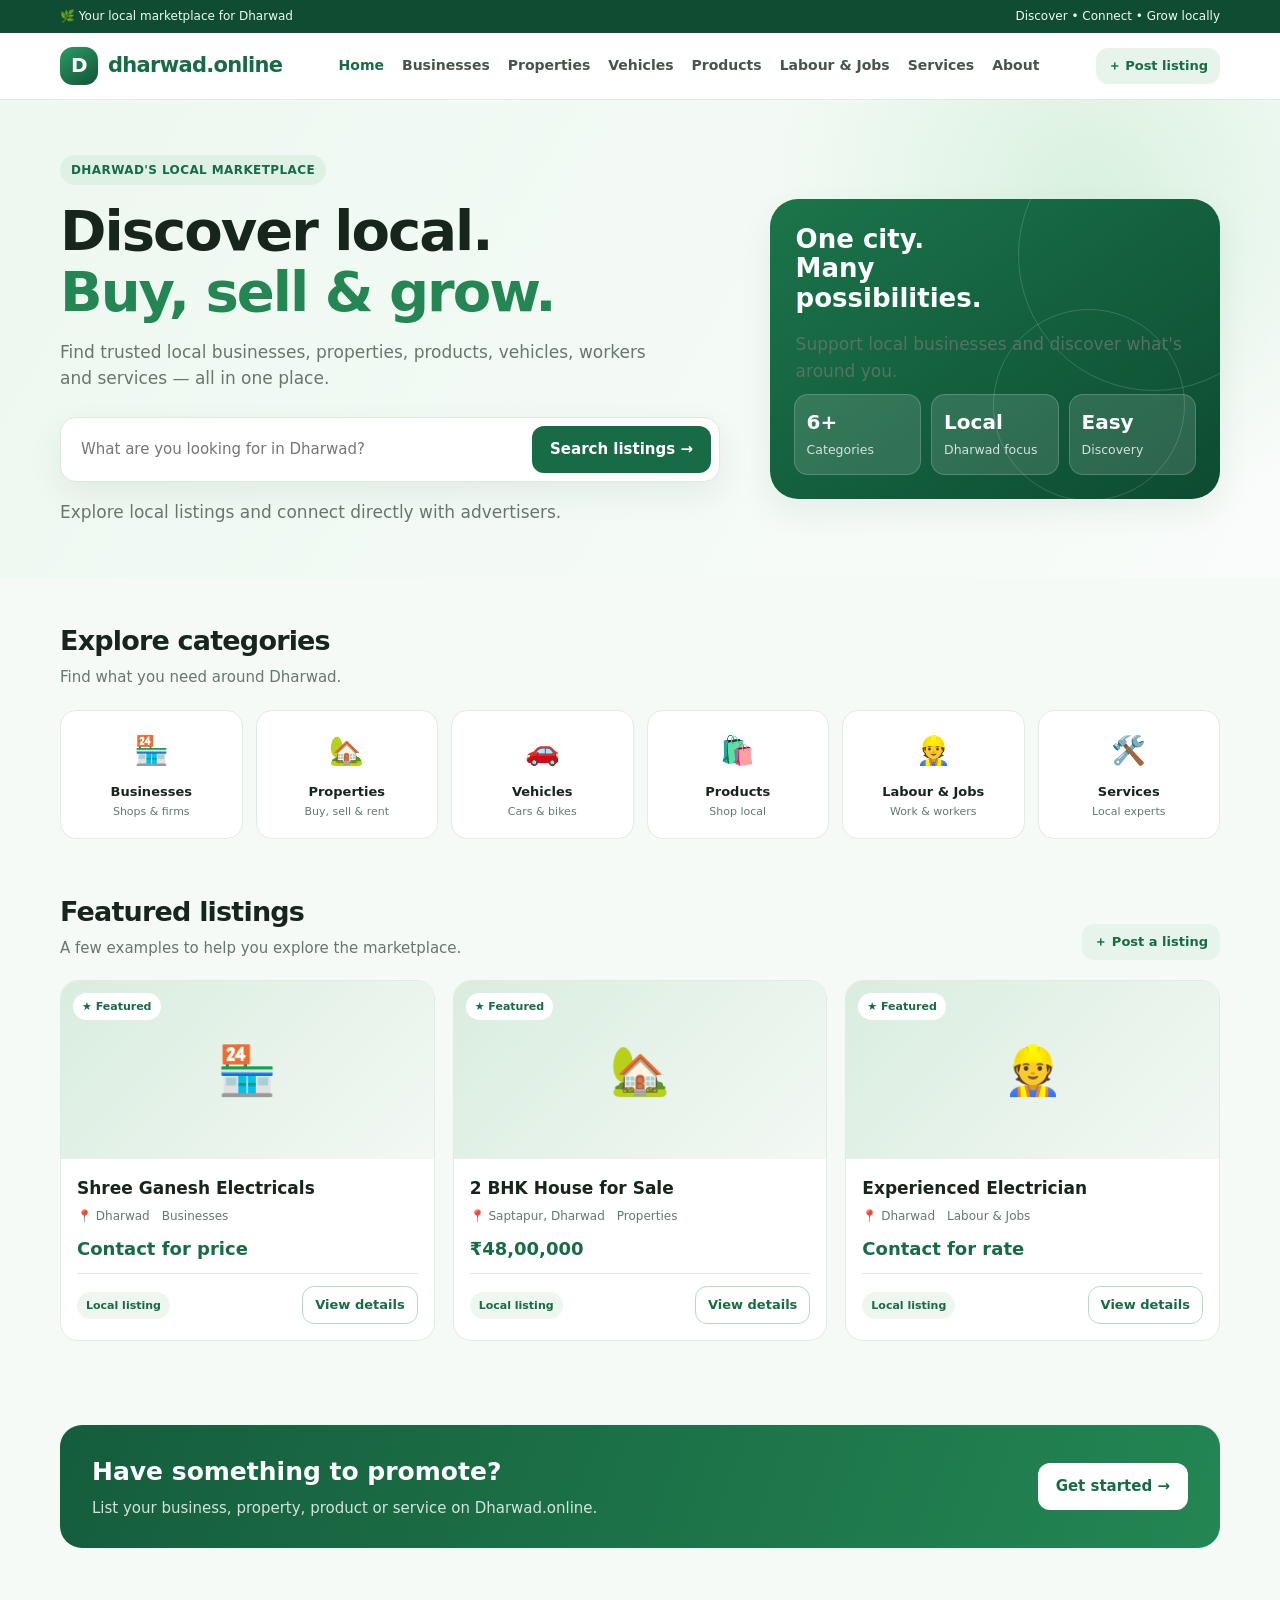
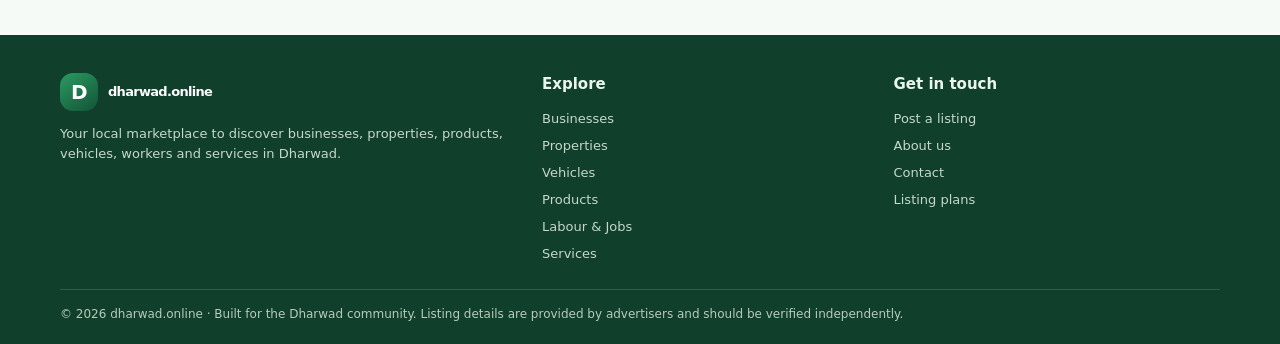
<file: dharwad_online_github_pages/index.html>
<!doctype html>
<html lang="en"><head><meta charset="utf-8"><meta name="viewport" content="width=device-width, initial-scale=1"><meta name="description" content="Discover local businesses, properties, products, vehicles, labour and services in Dharwad."><title>Local Marketplace | dharwad.online</title><link rel="stylesheet" href="css/style.css"></head>
<body data-page="home"><div id="siteHeader"></div>
<main><section class="hero"><div class="container hero-grid"><div><span class="eyebrow">Dharwad's local marketplace</span><h1>Discover local.<br><span>Buy, sell & grow.</span></h1><p>Find trusted local businesses, properties, products, vehicles, workers and services — all in one place.</p><div class="searchbox"><input id="homeSearch" type="search" placeholder="What are you looking for in Dharwad?"><button id="homeSearchBtn">Search listings →</button></div><p class="hint">Explore local listings and connect directly with advertisers.</p></div><div class="hero-art"><div class="art-title">One city.<br>Many possibilities.</div><p class="art-sub">Support local businesses and discover what's around you.</p><div class="art-stats"><div class="stat"><strong>6+</strong><small>Categories</small></div><div class="stat"><strong>Local</strong><small>Dharwad focus</small></div><div class="stat"><strong>Easy</strong><small>Discovery</small></div></div></div></div></section>
<section class="section"><div class="container"><div class="section-head"><div><h2>Explore categories</h2><p>Find what you need around Dharwad.</p></div></div><div class="category-grid"><a class="category" href="businesses.html"><span class="emoji">🏪</span><strong>Businesses</strong><small>Shops & firms</small></a><a class="category" href="properties.html"><span class="emoji">🏡</span><strong>Properties</strong><small>Buy, sell & rent</small></a><a class="category" href="vehicles.html"><span class="emoji">🚗</span><strong>Vehicles</strong><small>Cars & bikes</small></a><a class="category" href="products.html"><span class="emoji">🛍️</span><strong>Products</strong><small>Shop local</small></a><a class="category" href="labour.html"><span class="emoji">👷</span><strong>Labour & Jobs</strong><small>Work & workers</small></a><a class="category" href="services.html"><span class="emoji">🛠️</span><strong>Services</strong><small>Local experts</small></a></div></div></section>
<section class="section" style="padding-top:10px"><div class="container"><div class="section-head"><div><h2>Featured listings</h2><p>A few examples to help you explore the marketplace.</p></div><a class="btn light small" href="post-listing.html">＋ Post a listing</a></div><div class="cards" id="featuredListings"></div></div></section>
<section class="section"><div class="container"><div class="banner"><div><h2>Have something to promote?</h2><p>List your business, property, product or service on Dharwad.online.</p></div><a class="btn" href="post-listing.html">Get started →</a></div></div></section></main><div id="siteFooter"></div><script src="js/app.js"></script></body></html>
</file>
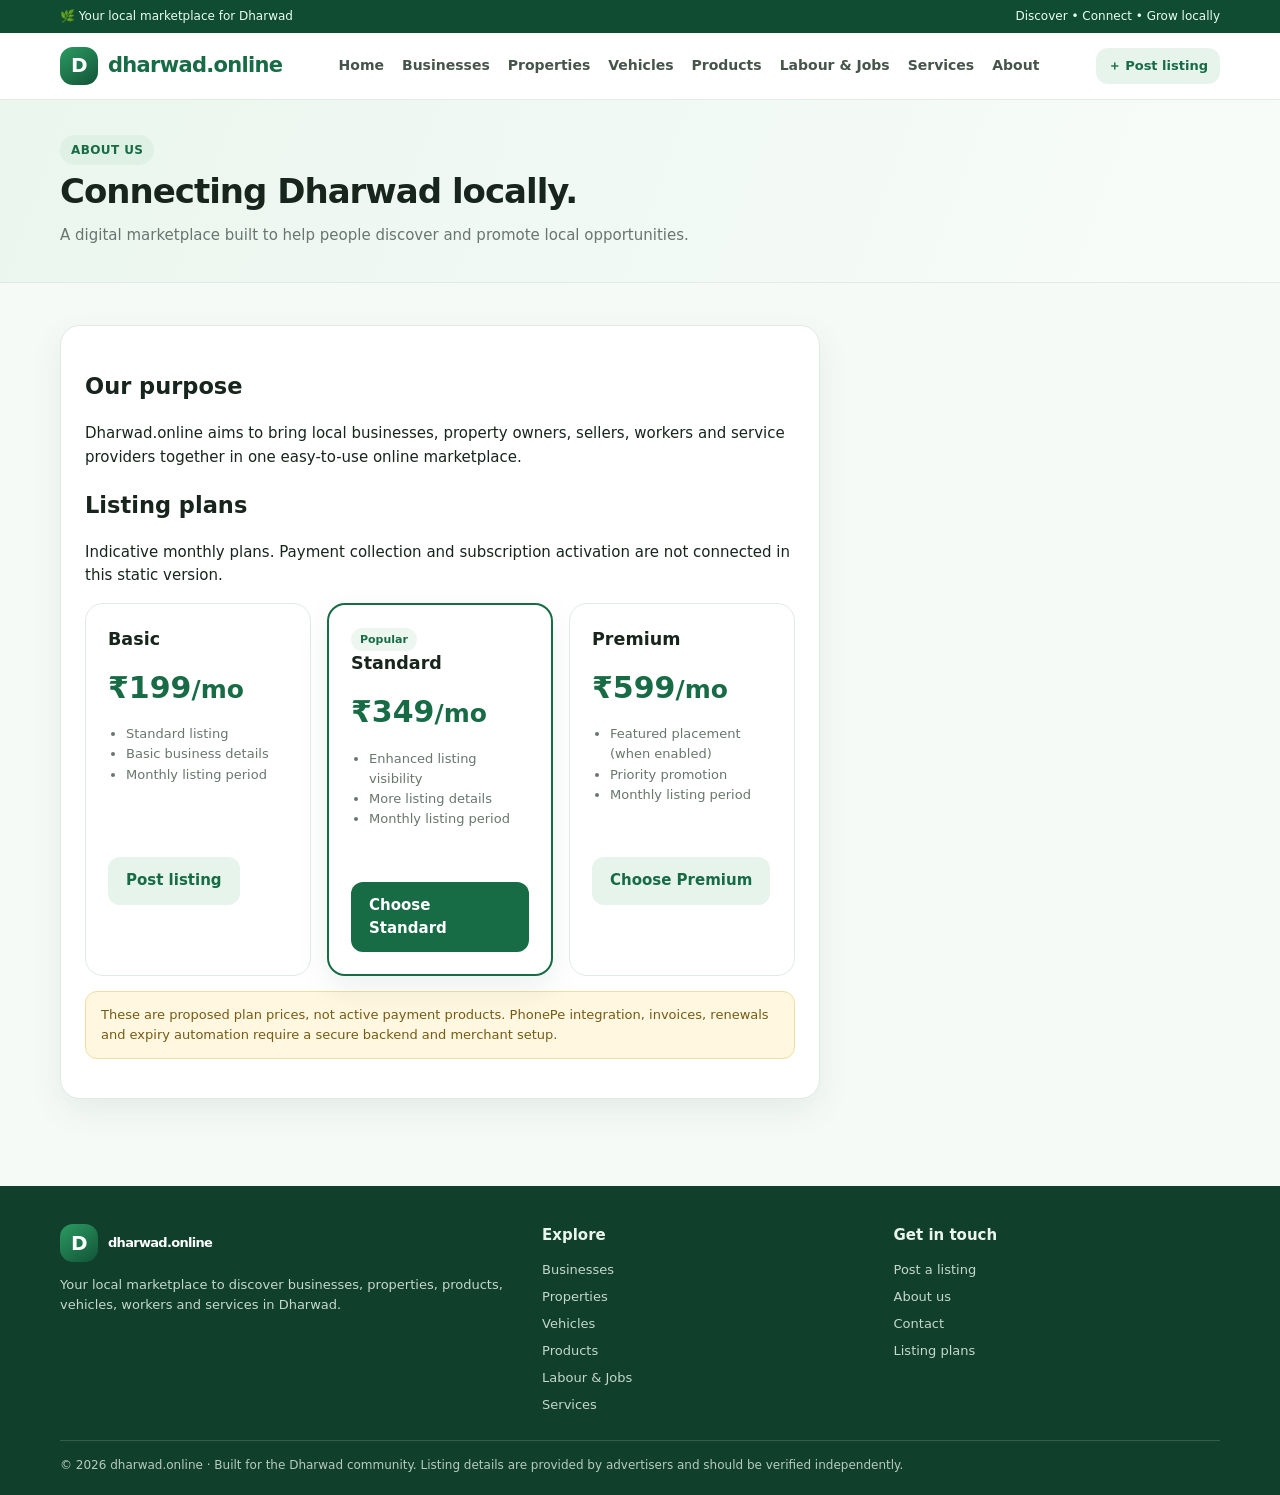
<file: dharwad_online_github_pages/about.html>
<!doctype html>
<html lang="en"><head><meta charset="utf-8"><meta name="viewport" content="width=device-width, initial-scale=1"><meta name="description" content="Discover local businesses, properties, products, vehicles, labour and services in Dharwad."><title>About Dharwad.online | dharwad.online</title><link rel="stylesheet" href="css/style.css"></head>
<body data-page="about"><div id="siteHeader"></div>
<main><section class="page-hero"><div class="container"><span class="eyebrow">About us</span><h1>Connecting Dharwad locally.</h1><p>A digital marketplace built to help people discover and promote local opportunities.</p></div></section><section class="section"><div class="container"><div class="form-card"><h2>Our purpose</h2><p>Dharwad.online aims to bring local businesses, property owners, sellers, workers and service providers together in one easy-to-use online marketplace.</p><h2>Listing plans</h2><p>Indicative monthly plans. Payment collection and subscription activation are not connected in this static version.</p><div class="pricing" id="plans"><div class="plan"><h3>Basic</h3><div class="amount">₹199<small>/mo</small></div><ul><li>Standard listing</li><li>Basic business details</li><li>Monthly listing period</li></ul><a class="btn light" href="post-listing.html">Post listing</a></div><div class="plan featured"><span class="pill">Popular</span><h3>Standard</h3><div class="amount">₹349<small>/mo</small></div><ul><li>Enhanced listing visibility</li><li>More listing details</li><li>Monthly listing period</li></ul><a class="btn" href="post-listing.html">Choose Standard</a></div><div class="plan"><h3>Premium</h3><div class="amount">₹599<small>/mo</small></div><ul><li>Featured placement (when enabled)</li><li>Priority promotion</li><li>Monthly listing period</li></ul><a class="btn light" href="post-listing.html">Choose Premium</a></div></div><div class="notice">These are proposed plan prices, not active payment products. PhonePe integration, invoices, renewals and expiry automation require a secure backend and merchant setup.</div></div></div></section></main><div id="siteFooter"></div><script src="js/app.js"></script></body></html>
</file>
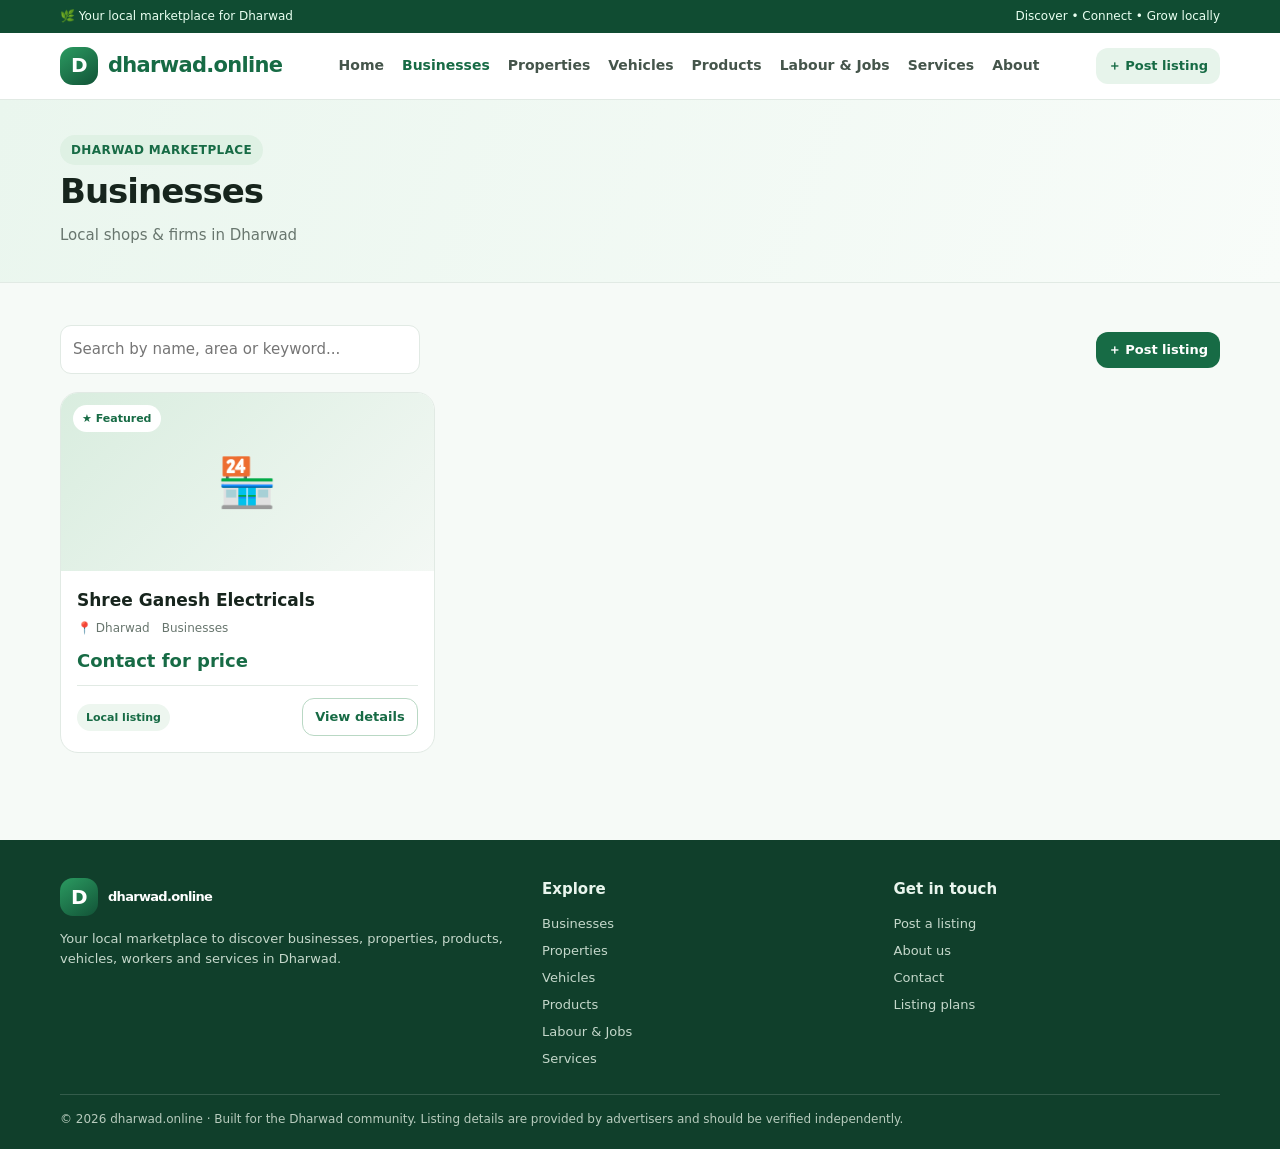
<file: dharwad_online_github_pages/businesses.html>
<!doctype html>
<html lang="en"><head><meta charset="utf-8"><meta name="viewport" content="width=device-width, initial-scale=1"><meta name="description" content="Discover local businesses, properties, products, vehicles, labour and services in Dharwad."><title>Businesses in Dharwad | dharwad.online</title><link rel="stylesheet" href="css/style.css"></head>
<body data-page="businesses"><div id="siteHeader"></div><main><section class="page-hero"><div class="container"><span class="eyebrow">Dharwad marketplace</span><h1 id="categoryTitle">Businesses in Dharwad</h1><p id="categoryDesc">Discover shops, companies, local stores and professionals.</p></div></section><section class="section"><div class="container"><div class="toolbar"><input class="search-inline" id="categorySearch" type="search" placeholder="Search by name, area or keyword..."><a class="btn small" href="post-listing.html">＋ Post listing</a></div><div class="cards" id="categoryListings"></div></div></section></main><div id="siteFooter"></div><script src="js/app.js"></script></body></html>
</file>
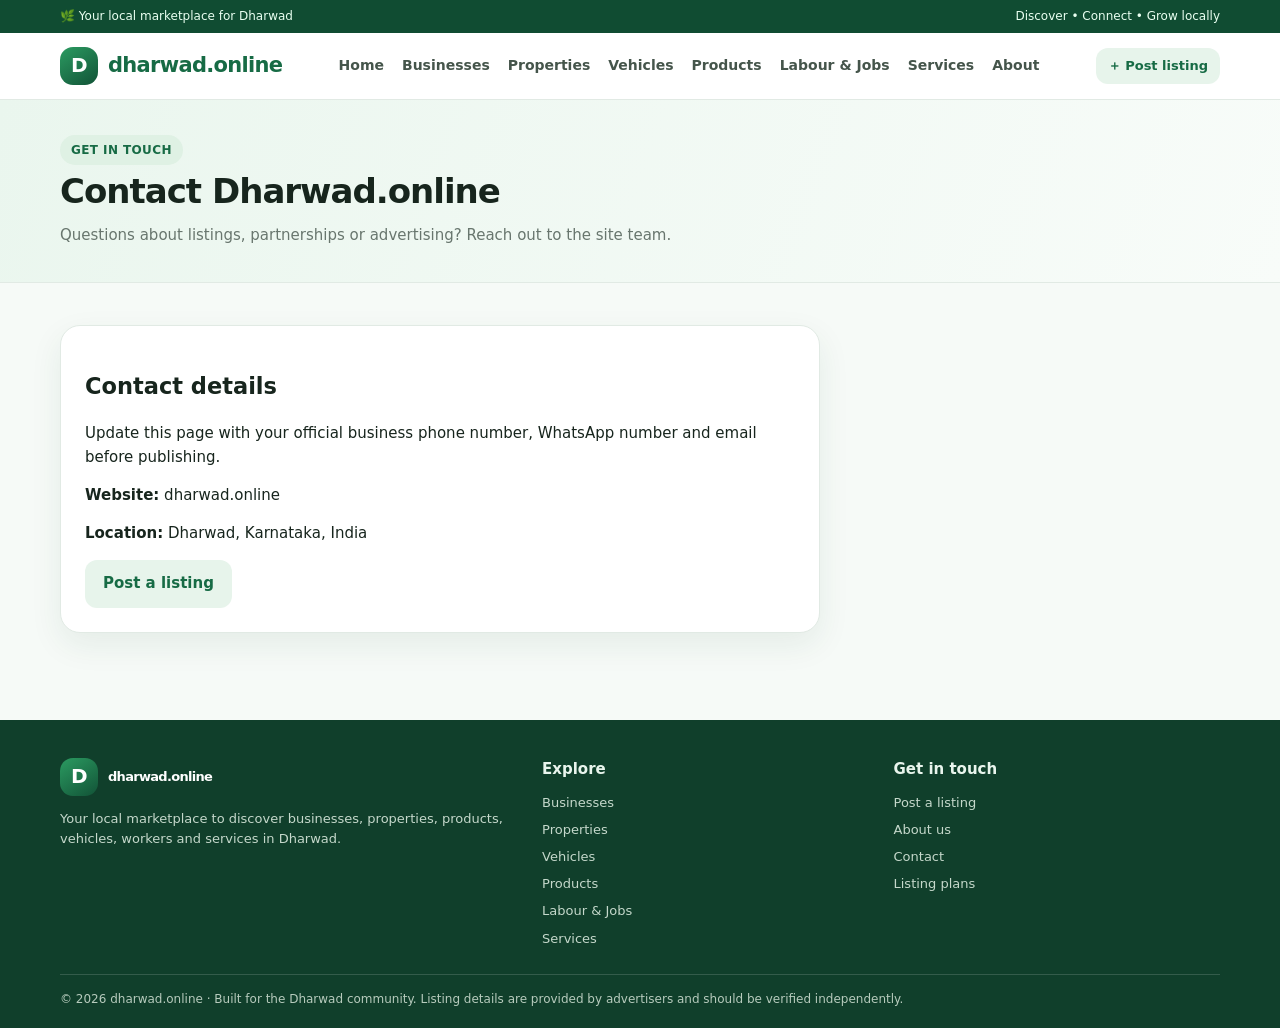
<file: dharwad_online_github_pages/contact.html>
<!doctype html>
<html lang="en"><head><meta charset="utf-8"><meta name="viewport" content="width=device-width, initial-scale=1"><meta name="description" content="Discover local businesses, properties, products, vehicles, labour and services in Dharwad."><title>Contact | dharwad.online</title><link rel="stylesheet" href="css/style.css"></head>
<body data-page="contact"><div id="siteHeader"></div>
<main><section class="page-hero"><div class="container"><span class="eyebrow">Get in touch</span><h1>Contact Dharwad.online</h1><p>Questions about listings, partnerships or advertising? Reach out to the site team.</p></div></section><section class="section"><div class="container"><div class="form-card"><h2>Contact details</h2><p>Update this page with your official business phone number, WhatsApp number and email before publishing.</p><p><strong>Website:</strong> dharwad.online</p><p><strong>Location:</strong> Dharwad, Karnataka, India</p><a class="btn light" href="post-listing.html">Post a listing</a></div></div></section></main><div id="siteFooter"></div><script src="js/app.js"></script></body></html>
</file>
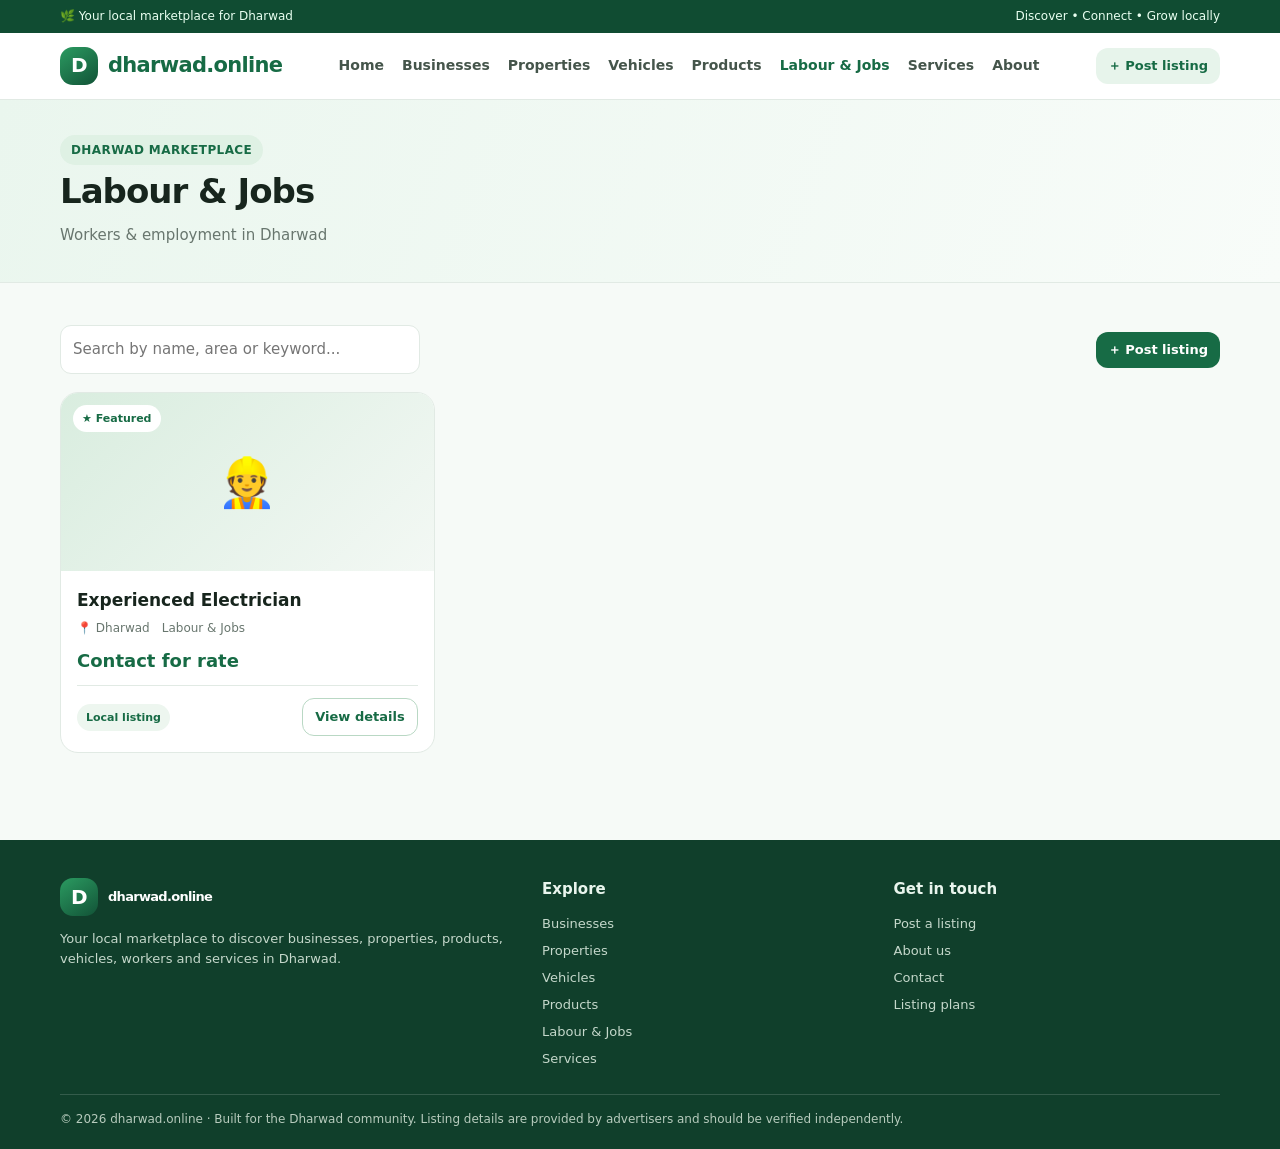
<file: dharwad_online_github_pages/labour.html>
<!doctype html>
<html lang="en"><head><meta charset="utf-8"><meta name="viewport" content="width=device-width, initial-scale=1"><meta name="description" content="Discover local businesses, properties, products, vehicles, labour and services in Dharwad."><title>Labour & Jobs in Dharwad | dharwad.online</title><link rel="stylesheet" href="css/style.css"></head>
<body data-page="labour"><div id="siteHeader"></div><main><section class="page-hero"><div class="container"><span class="eyebrow">Dharwad marketplace</span><h1 id="categoryTitle">Labour & Jobs in Dharwad</h1><p id="categoryDesc">Find skilled workers, daily-wage labour and job opportunities.</p></div></section><section class="section"><div class="container"><div class="toolbar"><input class="search-inline" id="categorySearch" type="search" placeholder="Search by name, area or keyword..."><a class="btn small" href="post-listing.html">＋ Post listing</a></div><div class="cards" id="categoryListings"></div></div></section></main><div id="siteFooter"></div><script src="js/app.js"></script></body></html>
</file>
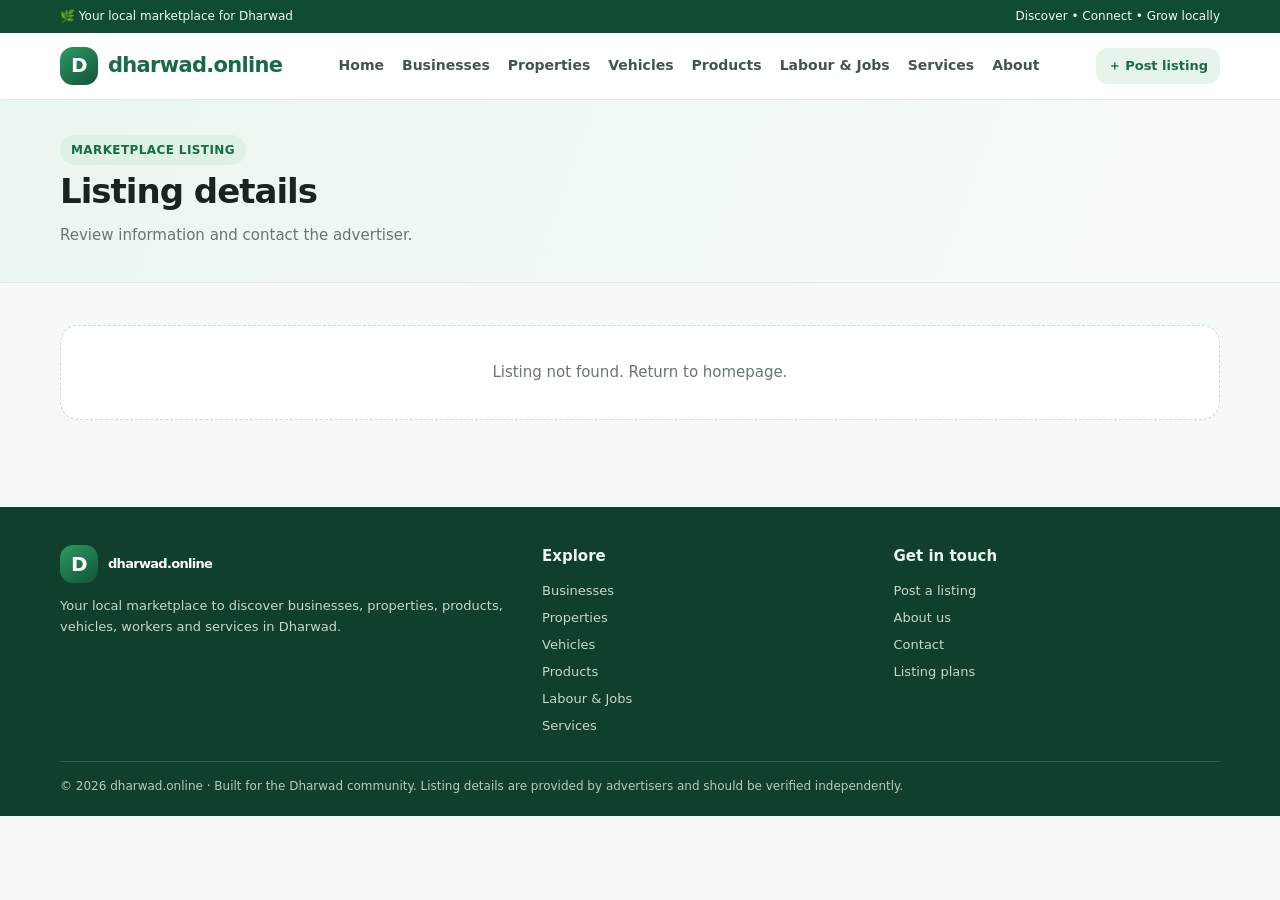
<file: dharwad_online_github_pages/listing.html>
<!doctype html>
<html lang="en"><head><meta charset="utf-8"><meta name="viewport" content="width=device-width, initial-scale=1"><meta name="description" content="Discover local businesses, properties, products, vehicles, labour and services in Dharwad."><title>Listing Details | dharwad.online</title><link rel="stylesheet" href="css/style.css"></head>
<body data-page="listing"><div id="siteHeader"></div><main><section class="page-hero"><div class="container"><span class="eyebrow">Marketplace listing</span><h1>Listing details</h1><p>Review information and contact the advertiser.</p></div></section><section class="section"><div class="container" id="listingDetail"></div></section></main><div id="siteFooter"></div><script src="js/app.js"></script></body></html>
</file>
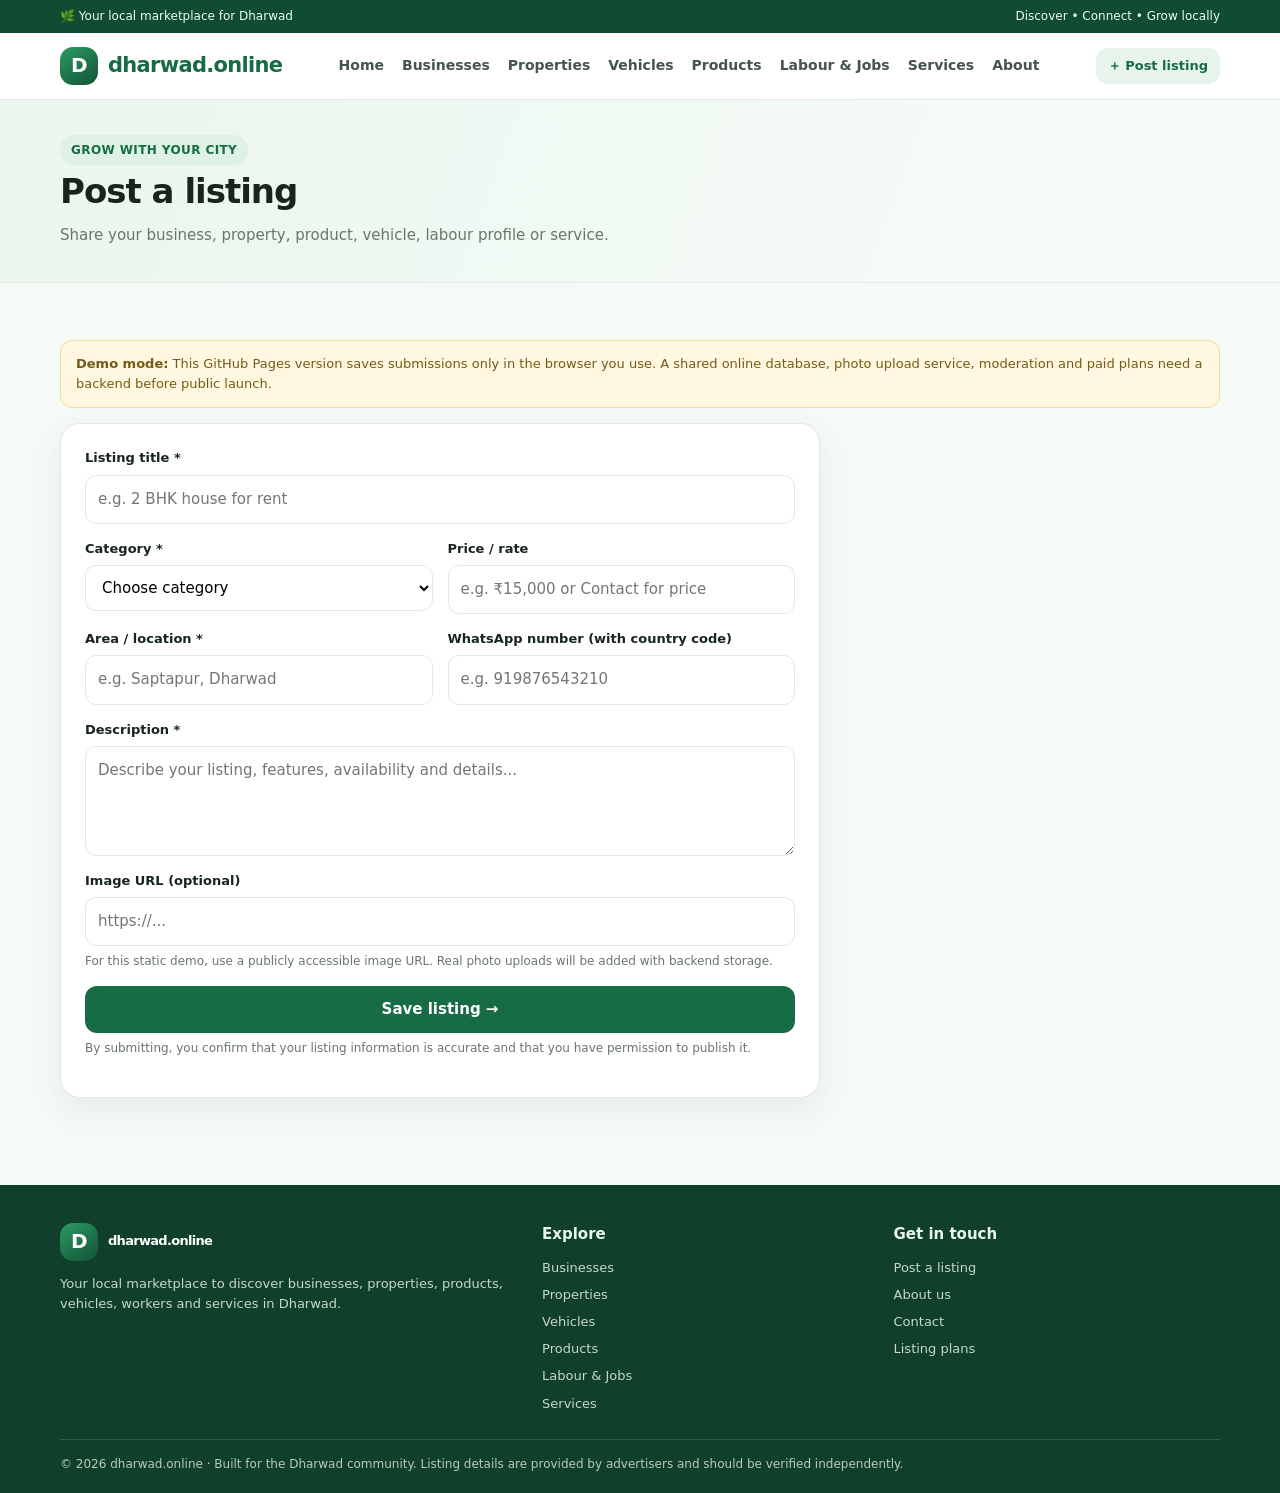
<file: dharwad_online_github_pages/post-listing.html>
<!doctype html>
<html lang="en"><head><meta charset="utf-8"><meta name="viewport" content="width=device-width, initial-scale=1"><meta name="description" content="Discover local businesses, properties, products, vehicles, labour and services in Dharwad."><title>Post a Listing | dharwad.online</title><link rel="stylesheet" href="css/style.css"></head>
<body data-page="post"><div id="siteHeader"></div>
<main><section class="page-hero"><div class="container"><span class="eyebrow">Grow with your city</span><h1>Post a listing</h1><p>Share your business, property, product, vehicle, labour profile or service.</p></div></section><section class="section"><div class="container"><div class="notice"><strong>Demo mode:</strong> This GitHub Pages version saves submissions only in the browser you use. A shared online database, photo upload service, moderation and paid plans need a backend before public launch.</div><form class="form-card" id="listingForm"><div class="form-grid"><div class="field full"><label for="title">Listing title *</label><input id="title" name="title" required maxlength="90" placeholder="e.g. 2 BHK house for rent"></div><div class="field"><label for="category">Category *</label><select id="category" name="category" required><option value="">Choose category</option><option value="businesses">Business</option><option value="properties">Property</option><option value="vehicles">Vehicle</option><option value="products">Product</option><option value="labour">Labour / Job</option><option value="services">Service</option></select></div><div class="field"><label for="price">Price / rate</label><input id="price" name="price" placeholder="e.g. ₹15,000 or Contact for price"></div><div class="field"><label for="location">Area / location *</label><input id="location" name="location" required placeholder="e.g. Saptapur, Dharwad"></div><div class="field"><label for="phone">WhatsApp number (with country code)</label><input id="phone" name="phone" inputmode="tel" placeholder="e.g. 919876543210"></div><div class="field full"><label for="description">Description *</label><textarea id="description" name="description" required maxlength="1200" placeholder="Describe your listing, features, availability and details..."></textarea></div><div class="field full"><label for="image">Image URL (optional)</label><input id="image" name="image" type="url" placeholder="https://..."><span class="hint">For this static demo, use a publicly accessible image URL. Real photo uploads will be added with backend storage.</span></div><div class="field full"><button type="submit">Save listing →</button><span class="hint">By submitting, you confirm that your listing information is accurate and that you have permission to publish it.</span></div></div><div id="formMessage" style="margin-top:15px"></div></form></div></section></main><div id="siteFooter"></div><script src="js/app.js"></script></body></html>
</file>
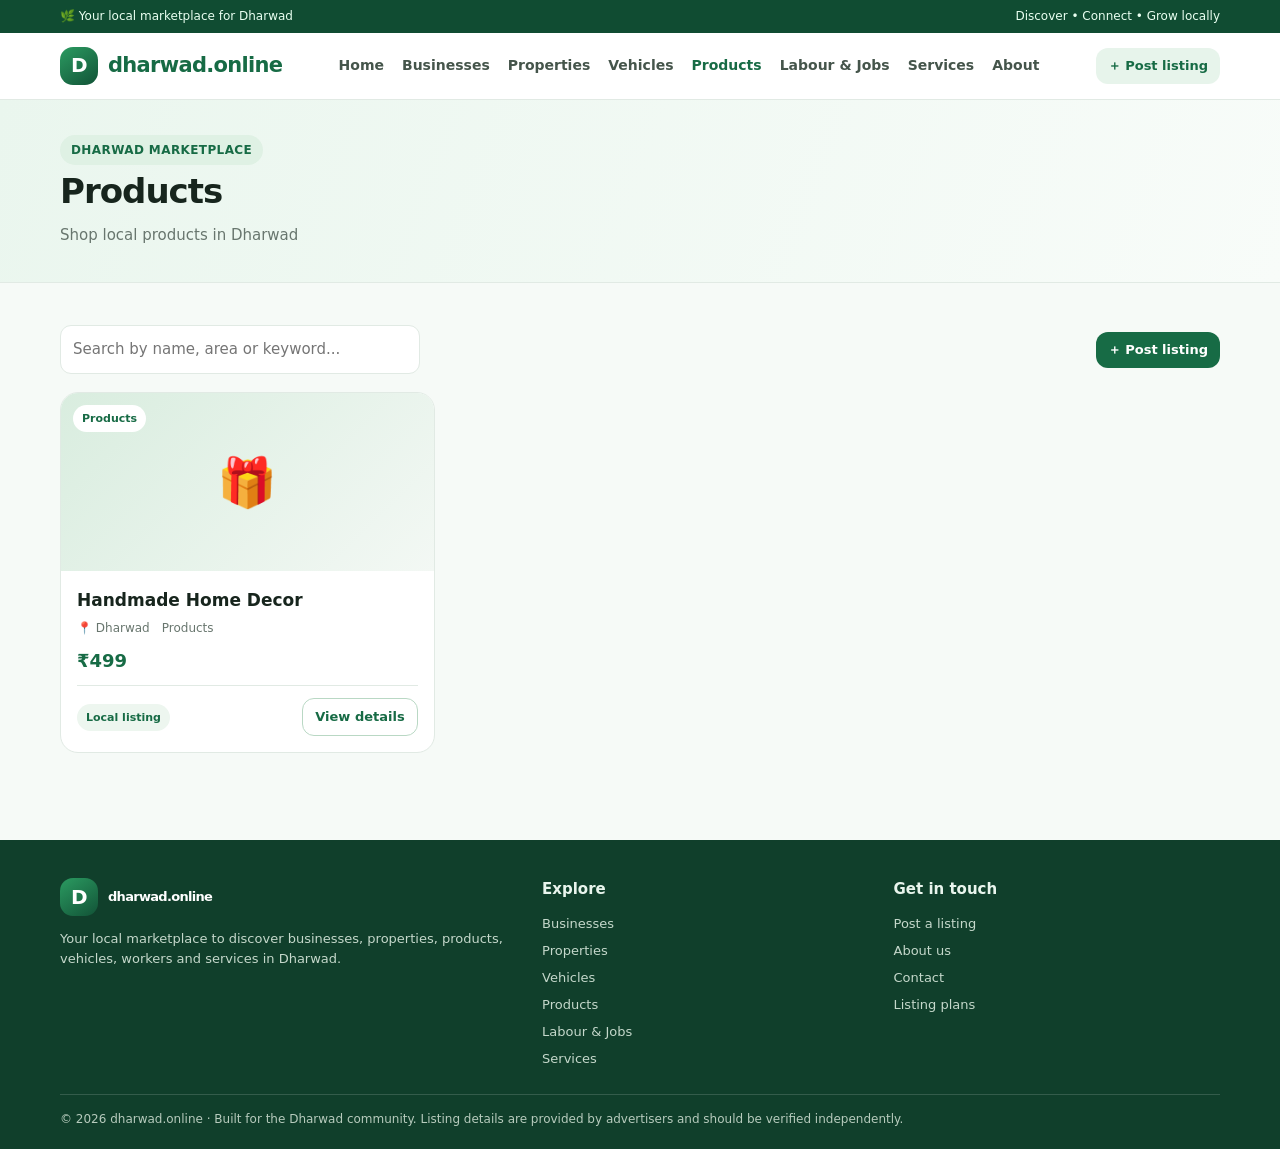
<file: dharwad_online_github_pages/products.html>
<!doctype html>
<html lang="en"><head><meta charset="utf-8"><meta name="viewport" content="width=device-width, initial-scale=1"><meta name="description" content="Discover local businesses, properties, products, vehicles, labour and services in Dharwad."><title>Products in Dharwad | dharwad.online</title><link rel="stylesheet" href="css/style.css"></head>
<body data-page="products"><div id="siteHeader"></div><main><section class="page-hero"><div class="container"><span class="eyebrow">Dharwad marketplace</span><h1 id="categoryTitle">Products in Dharwad</h1><p id="categoryDesc">Discover products offered by local sellers.</p></div></section><section class="section"><div class="container"><div class="toolbar"><input class="search-inline" id="categorySearch" type="search" placeholder="Search by name, area or keyword..."><a class="btn small" href="post-listing.html">＋ Post listing</a></div><div class="cards" id="categoryListings"></div></div></section></main><div id="siteFooter"></div><script src="js/app.js"></script></body></html>
</file>
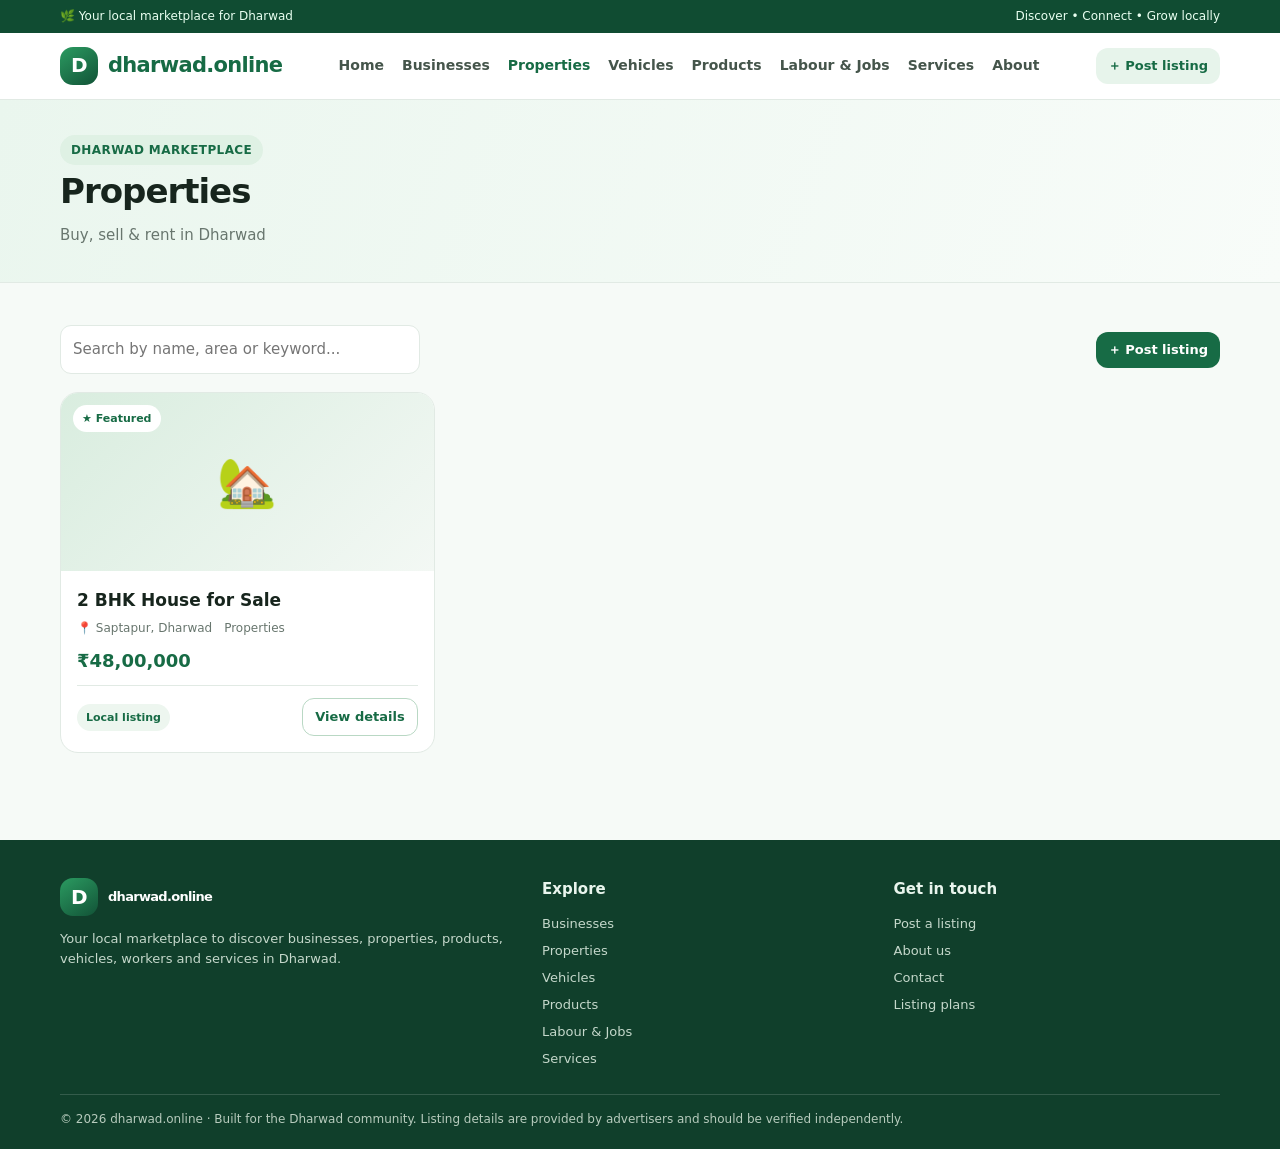
<file: dharwad_online_github_pages/properties.html>
<!doctype html>
<html lang="en"><head><meta charset="utf-8"><meta name="viewport" content="width=device-width, initial-scale=1"><meta name="description" content="Discover local businesses, properties, products, vehicles, labour and services in Dharwad."><title>Properties in Dharwad | dharwad.online</title><link rel="stylesheet" href="css/style.css"></head>
<body data-page="properties"><div id="siteHeader"></div><main><section class="page-hero"><div class="container"><span class="eyebrow">Dharwad marketplace</span><h1 id="categoryTitle">Properties in Dharwad</h1><p id="categoryDesc">Explore houses, plots, rentals and commercial spaces.</p></div></section><section class="section"><div class="container"><div class="toolbar"><input class="search-inline" id="categorySearch" type="search" placeholder="Search by name, area or keyword..."><a class="btn small" href="post-listing.html">＋ Post listing</a></div><div class="cards" id="categoryListings"></div></div></section></main><div id="siteFooter"></div><script src="js/app.js"></script></body></html>
</file>
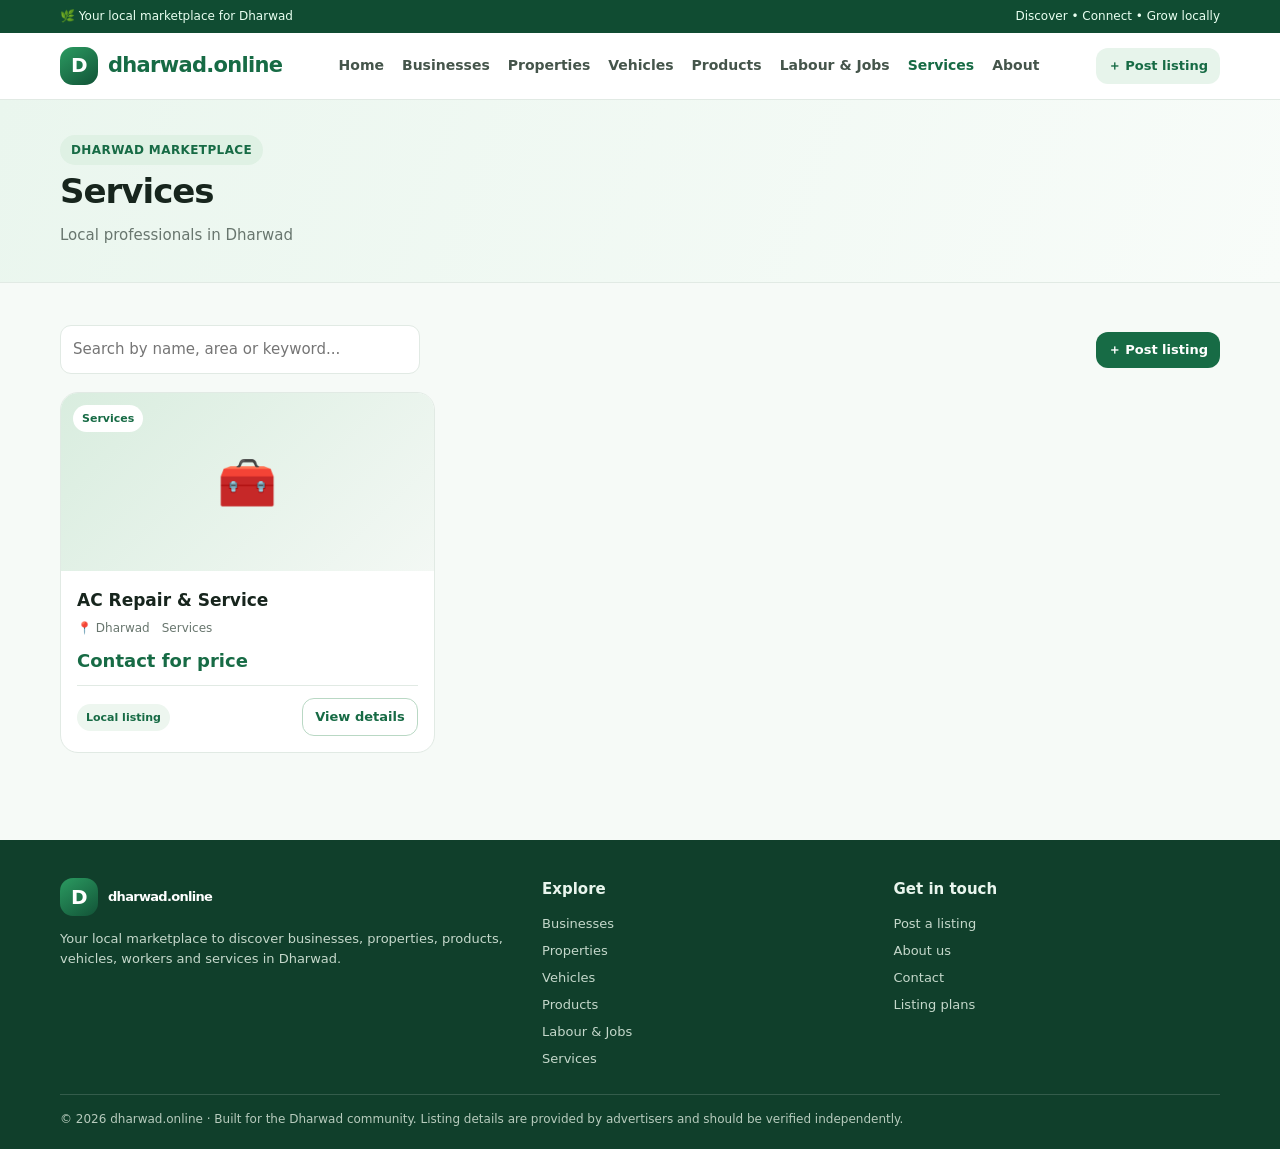
<file: dharwad_online_github_pages/services.html>
<!doctype html>
<html lang="en"><head><meta charset="utf-8"><meta name="viewport" content="width=device-width, initial-scale=1"><meta name="description" content="Discover local businesses, properties, products, vehicles, labour and services in Dharwad."><title>Services in Dharwad | dharwad.online</title><link rel="stylesheet" href="css/style.css"></head>
<body data-page="services"><div id="siteHeader"></div><main><section class="page-hero"><div class="container"><span class="eyebrow">Dharwad marketplace</span><h1 id="categoryTitle">Services in Dharwad</h1><p id="categoryDesc">Connect with local repair, home and professional services.</p></div></section><section class="section"><div class="container"><div class="toolbar"><input class="search-inline" id="categorySearch" type="search" placeholder="Search by name, area or keyword..."><a class="btn small" href="post-listing.html">＋ Post listing</a></div><div class="cards" id="categoryListings"></div></div></section></main><div id="siteFooter"></div><script src="js/app.js"></script></body></html>
</file>
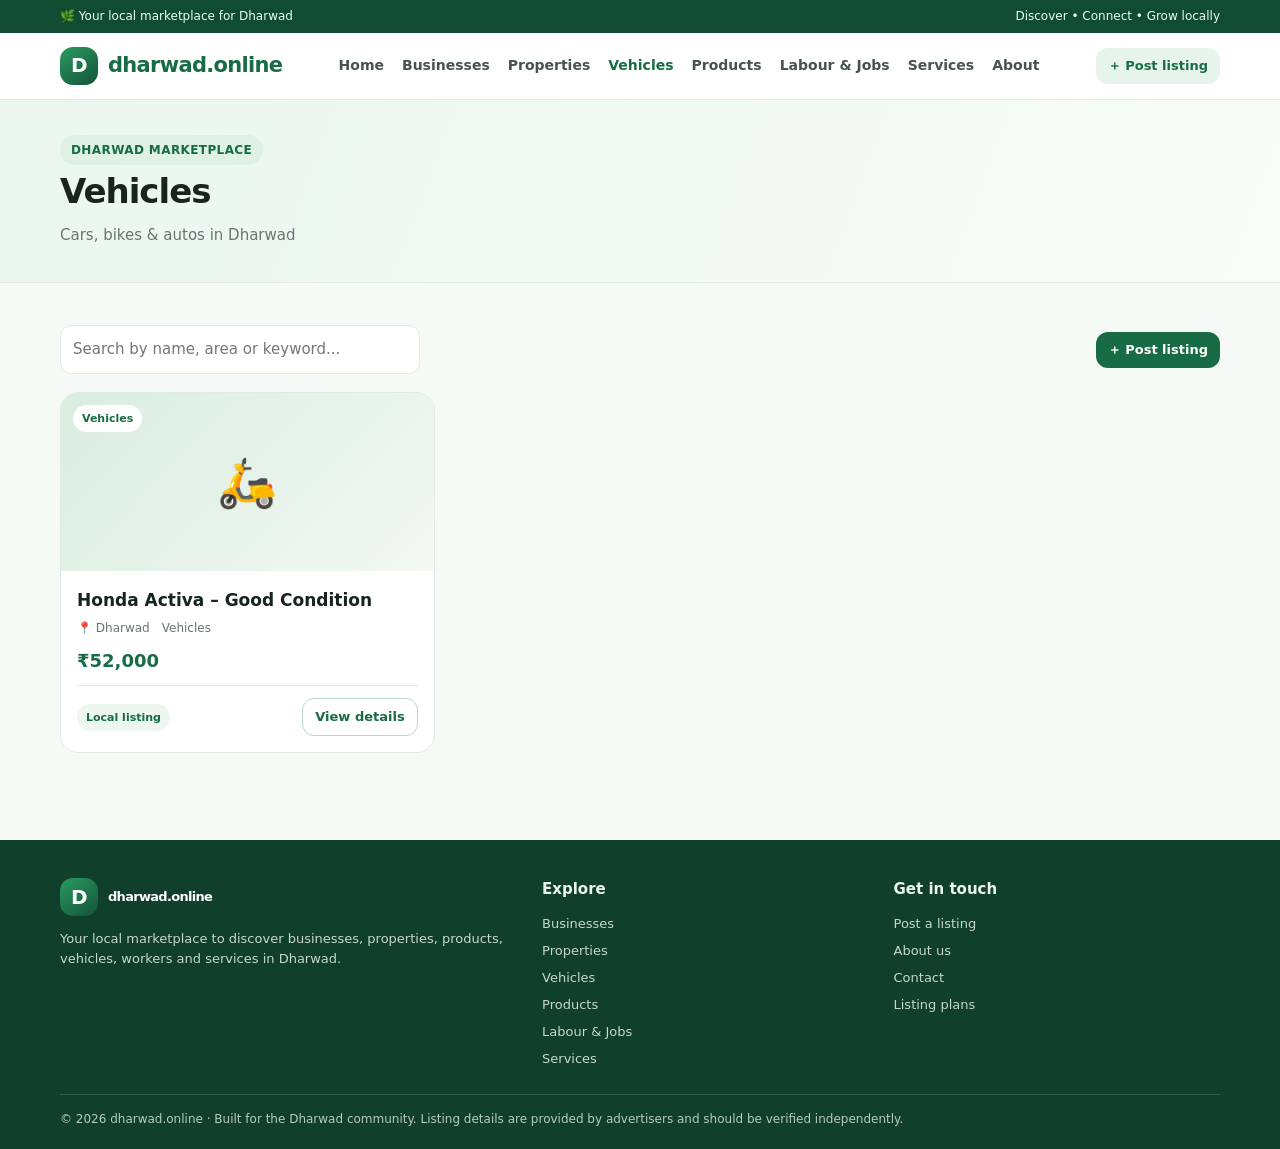
<file: dharwad_online_github_pages/vehicles.html>
<!doctype html>
<html lang="en"><head><meta charset="utf-8"><meta name="viewport" content="width=device-width, initial-scale=1"><meta name="description" content="Discover local businesses, properties, products, vehicles, labour and services in Dharwad."><title>Vehicles in Dharwad | dharwad.online</title><link rel="stylesheet" href="css/style.css"></head>
<body data-page="vehicles"><div id="siteHeader"></div><main><section class="page-hero"><div class="container"><span class="eyebrow">Dharwad marketplace</span><h1 id="categoryTitle">Vehicles in Dharwad</h1><p id="categoryDesc">Find cars, bikes, scooters, auto-rickshaws and more.</p></div></section><section class="section"><div class="container"><div class="toolbar"><input class="search-inline" id="categorySearch" type="search" placeholder="Search by name, area or keyword..."><a class="btn small" href="post-listing.html">＋ Post listing</a></div><div class="cards" id="categoryListings"></div></div></section></main><div id="siteFooter"></div><script src="js/app.js"></script></body></html>
</file>
<file: dharwad_online_github_pages/css/style.css>
:root{--green:#176b45;--green2:#238653;--mint:#eaf6ef;--lime:#d9f2df;--ink:#17251d;--muted:#68766e;--line:#e1eae4;--paper:#fff;--bg:#f6faf7;--shadow:0 12px 32px rgba(24,75,48,.08);--radius:18px}
*{box-sizing:border-box}html{scroll-behavior:smooth}body{margin:0;background:var(--bg);color:var(--ink);font:15px/1.55 Inter,ui-sans-serif,system-ui,-apple-system,"Segoe UI",sans-serif}a{color:inherit;text-decoration:none}button,input,select,textarea{font:inherit}button,.btn{border:0;border-radius:12px;background:var(--green);color:#fff;padding:12px 18px;font-weight:700;cursor:pointer;display:inline-flex;align-items:center;justify-content:center;gap:8px}.btn:hover,button:hover{background:#105638}.btn.light{background:#e7f4eb;color:var(--green)}.btn.outline{background:transparent;color:var(--green);border:1px solid #b9d8c4}.btn.small{padding:8px 12px;font-size:13px}.container{width:min(1160px,92%);margin:auto}.topline{background:#104c32;color:#e9fff1;font-size:12px;padding:7px 0}.topline .container{display:flex;justify-content:space-between;gap:12px}.header{background:#fff;border-bottom:1px solid var(--line);position:sticky;top:0;z-index:10}.navwrap{display:flex;align-items:center;justify-content:space-between;gap:20px;padding:14px 0}.brand{display:flex;align-items:center;gap:10px;font-weight:900;font-size:21px;letter-spacing:-.7px;color:var(--green)}.brandmark{width:38px;height:38px;border-radius:13px;background:linear-gradient(145deg,#2b9b61,#125337);color:#fff;display:grid;place-items:center;font-size:20px}.nav{display:flex;align-items:center;gap:18px;font-size:14px;font-weight:650;color:#45554b}.nav a:hover,.nav a.active{color:var(--green)}.nav-actions{display:flex;gap:9px;align-items:center}.menu-toggle{display:none;background:#edf6ef;color:var(--green);padding:9px 12px}.hero{padding:55px 0 36px;background:radial-gradient(circle at 85% 20%,#d9f1df 0,transparent 28%),linear-gradient(120deg,#edf8f0,#f9fcfa)}.hero-grid{display:grid;grid-template-columns:1.2fr .8fr;align-items:center;gap:34px}.eyebrow{display:inline-flex;background:#dff1e4;color:var(--green);padding:6px 11px;border-radius:30px;font-size:12px;font-weight:800;letter-spacing:.4px;text-transform:uppercase}.hero h1{font-size:clamp(34px,5vw,56px);line-height:1.08;letter-spacing:-2px;margin:16px 0}.hero h1 span{color:var(--green2)}.hero p{color:var(--muted);font-size:17px;max-width:590px}.searchbox{display:flex;background:#fff;padding:8px;border:1px solid #dce9df;border-radius:16px;box-shadow:var(--shadow);max-width:660px;margin-top:25px;gap:8px}.searchbox input{border:0;outline:0;flex:1;min-width:0;padding:10px 12px}.hero-art{background:linear-gradient(145deg,#1b754b,#0d4b31);border-radius:28px;min-height:300px;padding:26px;color:#fff;position:relative;overflow:hidden;box-shadow:var(--shadow)}.hero-art:before,.hero-art:after{content:"";position:absolute;border:1px solid rgba(255,255,255,.16);border-radius:50%;width:270px;height:270px;right:-70px;top:-80px}.hero-art:after{width:190px;height:190px;right:35px;top:110px}.art-title{font-size:26px;font-weight:850;max-width:240px;line-height:1.15;position:relative;z-index:1}.art-sub{opacity:.8;position:relative;z-index:1}.art-stats{display:flex;gap:10px;position:absolute;bottom:24px;left:24px;right:24px;z-index:1}.stat{background:rgba(255,255,255,.13);border:1px solid rgba(255,255,255,.18);padding:12px;border-radius:14px;flex:1}.stat strong{display:block;font-size:20px}.stat small{opacity:.8}.section{padding:42px 0}.section-head{display:flex;align-items:end;justify-content:space-between;gap:15px;margin-bottom:20px}.section-head h2{font-size:27px;letter-spacing:-.8px;margin:0}.section-head p{margin:4px 0 0;color:var(--muted)}.category-grid{display:grid;grid-template-columns:repeat(6,1fr);gap:13px}.category{background:#fff;border:1px solid var(--line);border-radius:16px;padding:18px 12px;text-align:center;transition:.2s}.category:hover{transform:translateY(-3px);box-shadow:var(--shadow);border-color:#b9d9c4}.category .emoji{font-size:28px;display:block;margin-bottom:8px}.category strong{font-size:13px}.category small{display:block;color:var(--muted);font-size:11px}.cards{display:grid;grid-template-columns:repeat(3,1fr);gap:18px}.listing-card{background:#fff;border:1px solid var(--line);border-radius:18px;overflow:hidden;transition:.2s}.listing-card:hover{transform:translateY(-3px);box-shadow:var(--shadow)}.listing-photo{height:178px;background:linear-gradient(135deg,#d9eddf,#f3f8f4);display:grid;place-items:center;font-size:48px;position:relative}.listing-photo img{width:100%;height:100%;object-fit:cover}.tag{position:absolute;left:12px;top:12px;background:#fff;color:var(--green);border-radius:30px;padding:5px 9px;font-size:11px;font-weight:800}.card-body{padding:16px}.card-body h3{font-size:17px;margin:0 0 5px}.meta{font-size:12px;color:var(--muted);display:flex;gap:12px;flex-wrap:wrap}.price{color:var(--green);font-weight:850;font-size:18px;margin:10px 0}.card-foot{border-top:1px solid var(--line);padding-top:12px;display:flex;justify-content:space-between;align-items:center;gap:8px}.pill{background:#edf6ef;color:var(--green);border-radius:30px;padding:5px 9px;font-size:11px;font-weight:750}.banner{background:linear-gradient(110deg,#155d3d,#238653);border-radius:22px;color:#fff;padding:28px 32px;display:flex;justify-content:space-between;align-items:center;gap:20px}.banner h2{margin:0 0 5px;font-size:25px}.banner p{margin:0;opacity:.82}.banner .btn{background:#fff;color:var(--green)}.page-hero{padding:35px 0;background:linear-gradient(110deg,#eaf6ee,#f8fcf9);border-bottom:1px solid var(--line)}.page-hero h1{margin:0 0 6px;font-size:34px;letter-spacing:-1px}.page-hero p{margin:0;color:var(--muted)}.toolbar{display:flex;gap:10px;align-items:center;justify-content:space-between;margin-bottom:18px;flex-wrap:wrap}.toolbar input,.toolbar select,.field input,.field select,.field textarea{border:1px solid var(--line);background:#fff;border-radius:11px;padding:12px;width:100%;outline-color:#8bc59e}.toolbar .search-inline{max-width:360px}.form-card{background:#fff;border:1px solid var(--line);border-radius:20px;padding:24px;box-shadow:var(--shadow);max-width:760px}.form-grid{display:grid;grid-template-columns:1fr 1fr;gap:15px}.field{display:flex;flex-direction:column;gap:6px}.field.full{grid-column:1/-1}.field label{font-size:13px;font-weight:750}.field textarea{min-height:110px;resize:vertical}.hint{color:var(--muted);font-size:12px}.empty{padding:35px;text-align:center;color:var(--muted);background:#fff;border:1px dashed #cbded0;border-radius:18px}.pricing{display:grid;grid-template-columns:repeat(3,1fr);gap:16px}.plan{background:#fff;border:1px solid var(--line);border-radius:18px;padding:22px}.plan.featured{border:2px solid var(--green);box-shadow:var(--shadow)}.plan h3{margin:0}.plan .amount{font-size:30px;font-weight:900;color:var(--green);margin:12px 0}.plan ul{padding-left:18px;color:var(--muted);font-size:13px;min-height:120px}.footer{background:#103f2b;color:#e9f5ed;margin-top:45px;padding:38px 0 20px}.footer-grid{display:grid;grid-template-columns:1.4fr 1fr 1fr;gap:25px}.footer p,.footer a{color:#c5d8cb;font-size:13px}.footer h4{margin:0 0 12px}.footer-links{display:grid;gap:7px}.copyright{border-top:1px solid rgba(255,255,255,.15);margin-top:25px;padding-top:15px;color:#b7cbbd;font-size:12px}.notice{background:#fff7df;border:1px solid #f0dda0;color:#745b16;padding:13px 15px;border-radius:12px;font-size:13px;margin:15px 0}.success{background:#e7f7ec;border:1px solid #b9dfc4;color:#176b45;padding:13px 15px;border-radius:12px}.detail-layout{display:grid;grid-template-columns:1fr 330px;gap:22px}.detail-panel{background:#fff;border:1px solid var(--line);border-radius:18px;padding:22px}.detail-image{height:300px;background:#e4f2e8;border-radius:16px;display:grid;place-items:center;font-size:70px;margin-bottom:18px}.mobile-only{display:none}
@media(max-width:850px){.nav{display:none;position:absolute;top:68px;left:0;right:0;background:#fff;padding:18px 4%;border-bottom:1px solid var(--line);flex-direction:column;align-items:flex-start}.nav.open{display:flex}.menu-toggle{display:inline-flex}.nav-actions .btn.light{display:none}.hero-grid{grid-template-columns:1fr}.hero-art{min-height:235px}.category-grid{grid-template-columns:repeat(3,1fr)}.cards{grid-template-columns:repeat(2,1fr)}.detail-layout{grid-template-columns:1fr}}
@media(max-width:560px){.topline .container{justify-content:center}.topline .container span:last-child{display:none}.navwrap{padding:10px 0}.brand{font-size:18px}.brandmark{width:34px;height:34px}.hero{padding:36px 0 25px}.hero h1{font-size:37px}.searchbox{flex-wrap:wrap}.searchbox input{flex-basis:100%}.searchbox button{width:100%}.section{padding:30px 0}.section-head h2{font-size:23px}.category-grid{grid-template-columns:repeat(3,1fr);gap:8px}.category{padding:13px 5px}.category .emoji{font-size:24px}.cards{grid-template-columns:1fr}.banner{padding:23px;display:block}.banner .btn{margin-top:15px}.form-grid{grid-template-columns:1fr}.field.full{grid-column:auto}.pricing{grid-template-columns:1fr}.footer-grid{grid-template-columns:1fr}.page-hero h1{font-size:29px}.form-card{padding:17px}}
</file>
